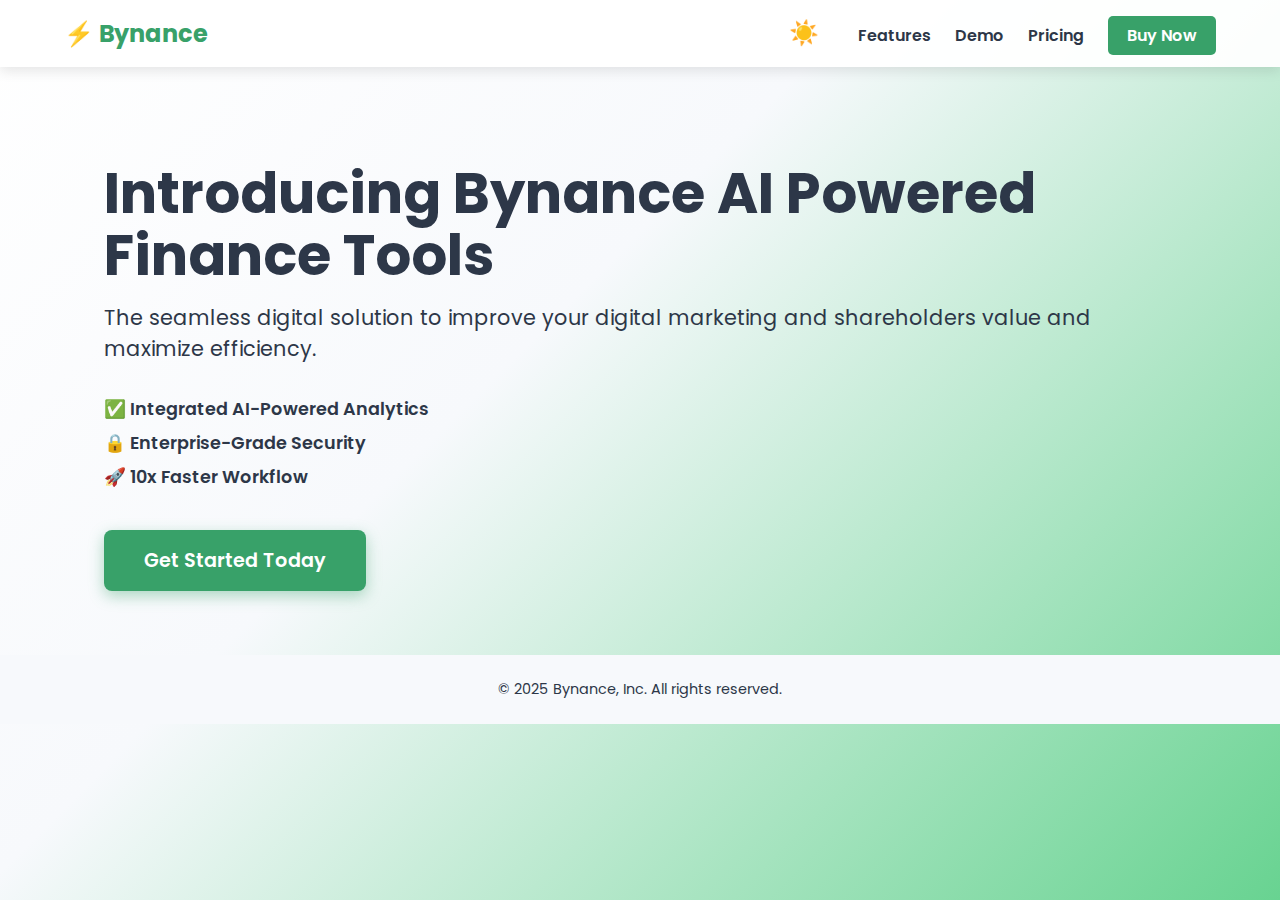
<file: index.html>
<!DOCTYPE html>
<html lang="en">

<head>
    <meta charset="UTF-8">
    <meta name="viewport" content="width=device-width, initial-scale=1.0">
    <title>Bynance Digital Solution</title>
    <link rel="stylesheet" href="css/style.css">
    <link href="https://fonts.googleapis.com/css2?family=Poppins:wght@300;400;600;700&display=swap" rel="stylesheet">
</head>

<body>
    <header class="navbar">
        <div class="logo">
            <span class="logo-text">⚡ Bynance</span>
        </div>
        <nav class="nav-links">
            <button id="dark-mode-toggle" class="mode-toggle-button">☀️</button>
            <a href="html/feature.html">Features</a>
            <a href="html/demo.html">Demo</a>
            <a href="html/pricing.html">Pricing</a>
            <a href="html/pricing.html" class="cta-button">Buy Now</a>
        </nav>
    </header>
    <main>
        <section class="hero-section">
            <div class="hero-content">
                <h1 class="animate-on-load">Introducing Bynance AI Powered Finance Tools</h1>
                <p class="subtitle animate-on-load">The seamless digital solution to improve your digital marketing and
                    shareholders value and maximize efficiency.</p>
                <ul class="key-features animate-on-load">
                    <li>✅ Integrated AI-Powered Analytics</li>
                    <li>🔒 Enterprise-Grade Security</li>
                    <li>🚀 10x Faster Workflow</li>
                </ul>
                <a href="html/pricing.html" class="main-cta animate-on-load">Get Started Today</a>
            </div>

        </section>
    </main>
    <footer>
        <p>&copy; 2025 Bynance, Inc. All rights reserved.</p>
    </footer>

    <script src="js/script.js"></script>
    <script src="js/darkmode.js"></script>
</body>

</html>
</file>
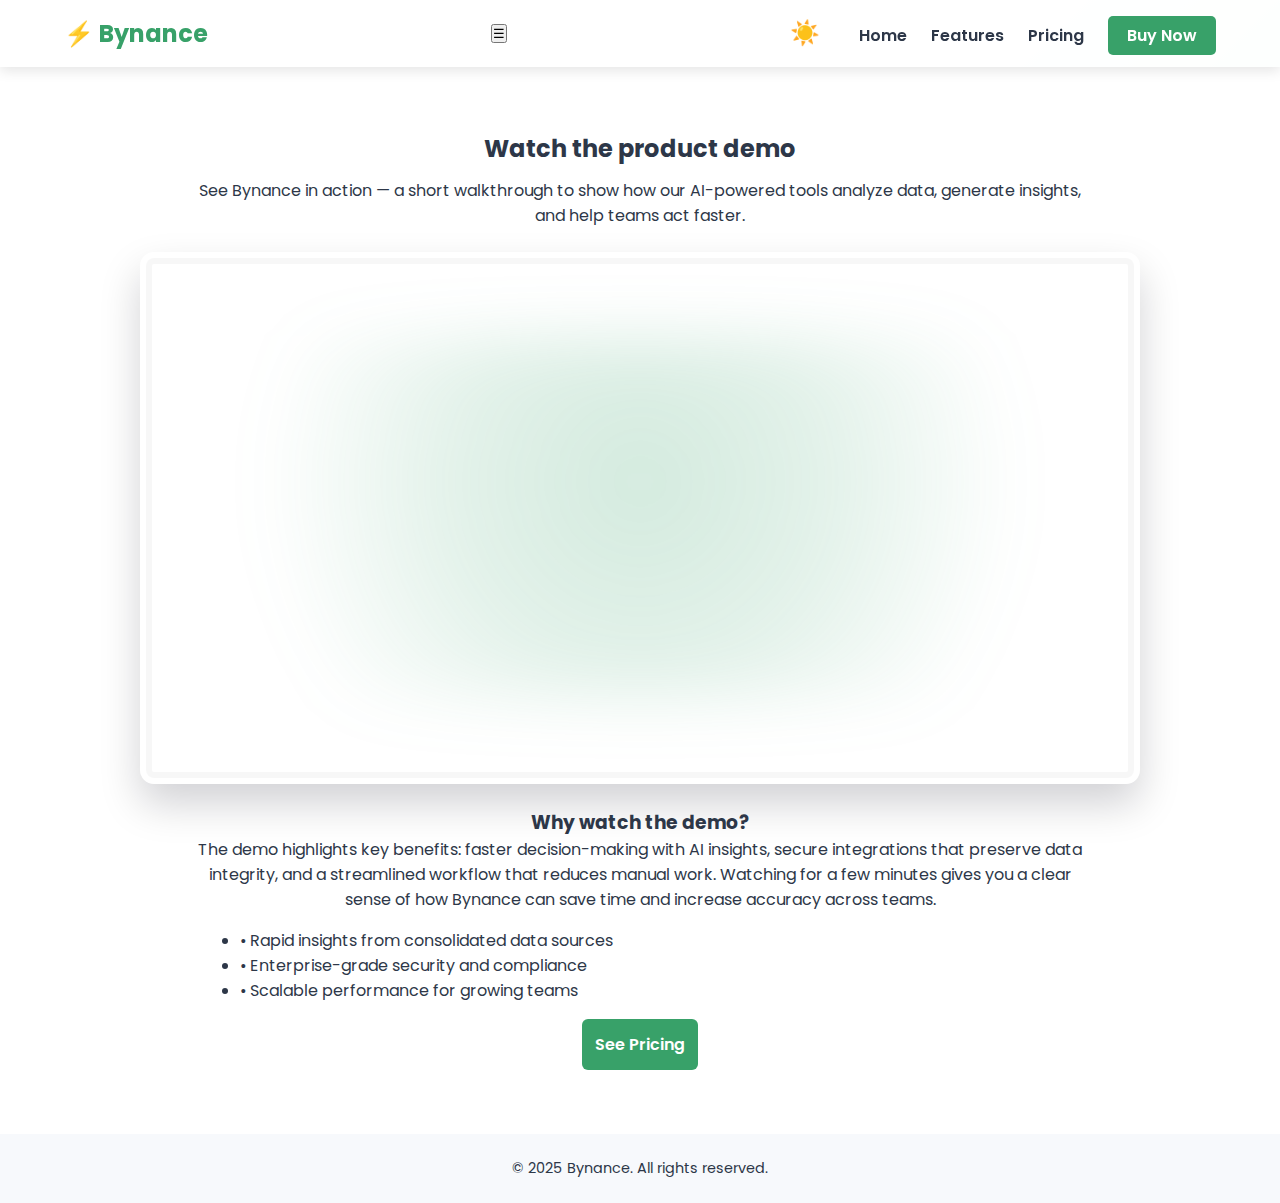
<file: html/demo.html>
<!DOCTYPE html>
<html lang="en">

<head>
    <meta charset="UTF-8">
    <meta name="viewport" content="width=device-width, initial-scale=1.0">
    <title>Demo — Bynance</title>
    <link rel="stylesheet" href="../css/style.css">
    <link href="https://fonts.googleapis.com/css2?family=Poppins:wght@300;400;600;700&display=swap" rel="stylesheet">
</head>

<body>

    <header class="navbar">
        <div class="logo">
            <span class="logo-text">⚡ Bynance</span>
        </div>
        <button id="nav-toggle" class="nav-toggle" aria-label="Toggle navigation">☰</button>
        <nav class="nav-links" id="nav-links">
            <button id="dark-mode-toggle" class="mode-toggle-button">☀️</button>
            <a href="../index.html">Home</a>
            <a href="../html/feature.html">Features</a>
            <a href="../html/pricing.html">Pricing</a>
            <a href="pricing.html" class="cta-button">Buy Now</a>
        </nav>
    </header>

    <main>
        <section class="demo-section">
            <h2 class="animate-feature">Watch the product demo</h2>
            <p class="subtitle animate-feature" style="max-width:900px;margin:0.75rem auto 1.5rem;">See Bynance in action — a short walkthrough to show how our AI-powered tools analyze data, generate insights, and help teams act faster.</p>

            <div class="video-wrapper animate-feature">
                <div class="video-embed">
                    <iframe src="https://www.youtube.com/embed/ysz5S6PUM-U" title="Product demo" frameborder="0" allow="accelerometer; autoplay; clipboard-write; encrypted-media; gyroscope; picture-in-picture" allowfullscreen></iframe>
                </div>
            </div>

            <div class="demo-description animate-feature">
                <h3>Why watch the demo?</h3>
                <p>The demo highlights key benefits: faster decision-making with AI insights, secure integrations that preserve data integrity, and a streamlined workflow that reduces manual work. Watching for a few minutes gives you a clear sense of how Bynance can save time and increase accuracy across teams.</p>
                <ul style="max-width:800px;margin:1rem auto 0;text-align:left;">
                    <li>• Rapid insights from consolidated data sources</li>
                    <li>• Enterprise-grade security and compliance</li>
                    <li>• Scalable performance for growing teams</li>
                </ul>
                <a href="../html/pricing.html" class="plan-cta" style="display:inline-block;margin-top:1rem;">See Pricing</a>
            </div>
        </section>
    </main>

    <footer>
        <p>&copy; 2025 Bynance. All rights reserved.</p>
    </footer>

    <script src="../js/script.js"></script>
    <script src="../js/darkmode.js"></script>
</body>

</html>
</file>
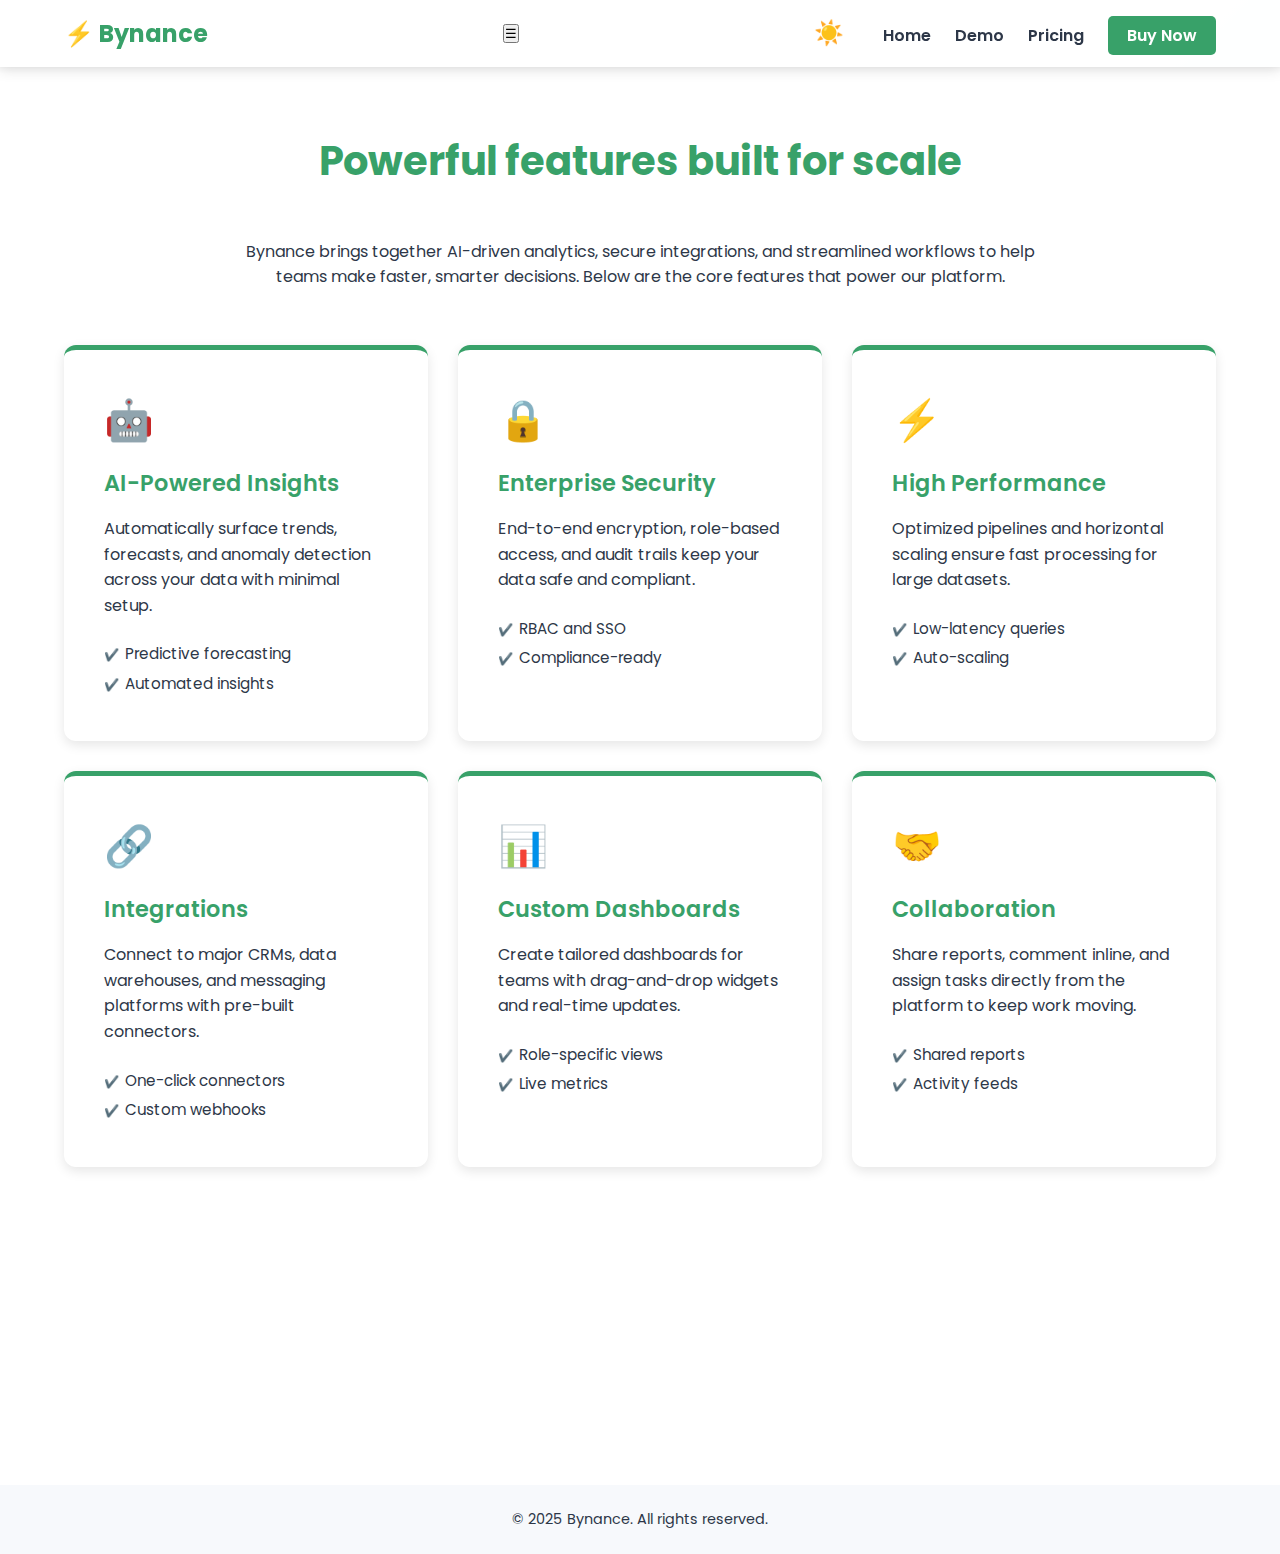
<file: html/feature.html>
<!DOCTYPE html>
<html lang="en">

<head>
    <meta charset="UTF-8">
    <meta name="viewport" content="width=device-width, initial-scale=1.0">
    <title>Features — Bynance</title>
    <link rel="stylesheet" href="../css/style.css">
    <link href="https://fonts.googleapis.com/css2?family=Poppins:wght@300;400;600;700&display=swap" rel="stylesheet">
</head>

<body>

    <header class="navbar">
        <div class="logo">
            <span class="logo-text">⚡ Bynance</span>
        </div>
        <button id="nav-toggle" class="nav-toggle" aria-label="Toggle navigation">☰</button>
        <nav class="nav-links" id="nav-links">
            <button id="dark-mode-toggle" class="mode-toggle-button">☀️</button>
            <a href="../index.html">Home</a>
            <a href="../index.html#demo">Demo</a>
            <a href="../html/pricing.html">Pricing</a>
            <a href="#" class="cta-button">Buy Now</a>
        </nav>
    </header>

    <main>

        <section class="features-section">
            <h2 class="animate-feature">Powerful features built for scale</h2>
            <p class="subtitle animate-feature" style="max-width:800px;margin:1rem auto 2.5rem;">Bynance brings together AI-driven analytics, secure integrations, and streamlined workflows to help teams make faster, smarter decisions. Below are the core features that power our platform.</p>

            <div class="feature-grid-extended animate-feature" style="padding-top:1rem;">
                <article class="feature-card-extended animate-feature">
                    <span class="icon">🤖</span>
                    <h3>AI-Powered Insights</h3>
                    <p>Automatically surface trends, forecasts, and anomaly detection across your data with minimal setup.</p>
                    <ul>
                        <li>Predictive forecasting</li>
                        <li>Automated insights</li>
                    </ul>
                </article>

                <article class="feature-card-extended animate-feature">
                    <span class="icon">🔒</span>
                    <h3>Enterprise Security</h3>
                    <p>End-to-end encryption, role-based access, and audit trails keep your data safe and compliant.</p>
                    <ul>
                        <li>RBAC and SSO</li>
                        <li>Compliance-ready</li>
                    </ul>
                </article>

                <article class="feature-card-extended animate-feature">
                    <span class="icon">⚡</span>
                    <h3>High Performance</h3>
                    <p>Optimized pipelines and horizontal scaling ensure fast processing for large datasets.</p>
                    <ul>
                        <li>Low-latency queries</li>
                        <li>Auto-scaling</li>
                    </ul>
                </article>

                <article class="feature-card-extended animate-feature">
                    <span class="icon">🔗</span>
                    <h3>Integrations</h3>
                    <p>Connect to major CRMs, data warehouses, and messaging platforms with pre-built connectors.</p>
                    <ul>
                        <li>One-click connectors</li>
                        <li>Custom webhooks</li>
                    </ul>
                </article>

                <article class="feature-card-extended animate-feature">
                    <span class="icon">📊</span>
                    <h3>Custom Dashboards</h3>
                    <p>Create tailored dashboards for teams with drag-and-drop widgets and real-time updates.</p>
                    <ul>
                        <li>Role-specific views</li>
                        <li>Live metrics</li>
                    </ul>
                </article>

                <article class="feature-card-extended animate-feature">
                    <span class="icon">🤝</span>
                    <h3>Collaboration</h3>
                    <p>Share reports, comment inline, and assign tasks directly from the platform to keep work moving.</p>
                    <ul>
                        <li>Shared reports</li>
                        <li>Activity feeds</li>
                    </ul>
                </article>

            </div>

            <div class="final-cta-block animate-feature">
                <p>Ready to explore more? Try a demo or check pricing to pick the right plan.</p>
                <a href="../html/pricing.html" class="plan-cta">See Pricing</a>
            </div>
        </section>

    </main>

    <footer>
        <p>&copy; 2025 Bynance. All rights reserved.</p>
    </footer>

    <script src="../js/script.js"></script>
    <script src="../js/darkmode.js"></script>
</body>

</html>
</file>
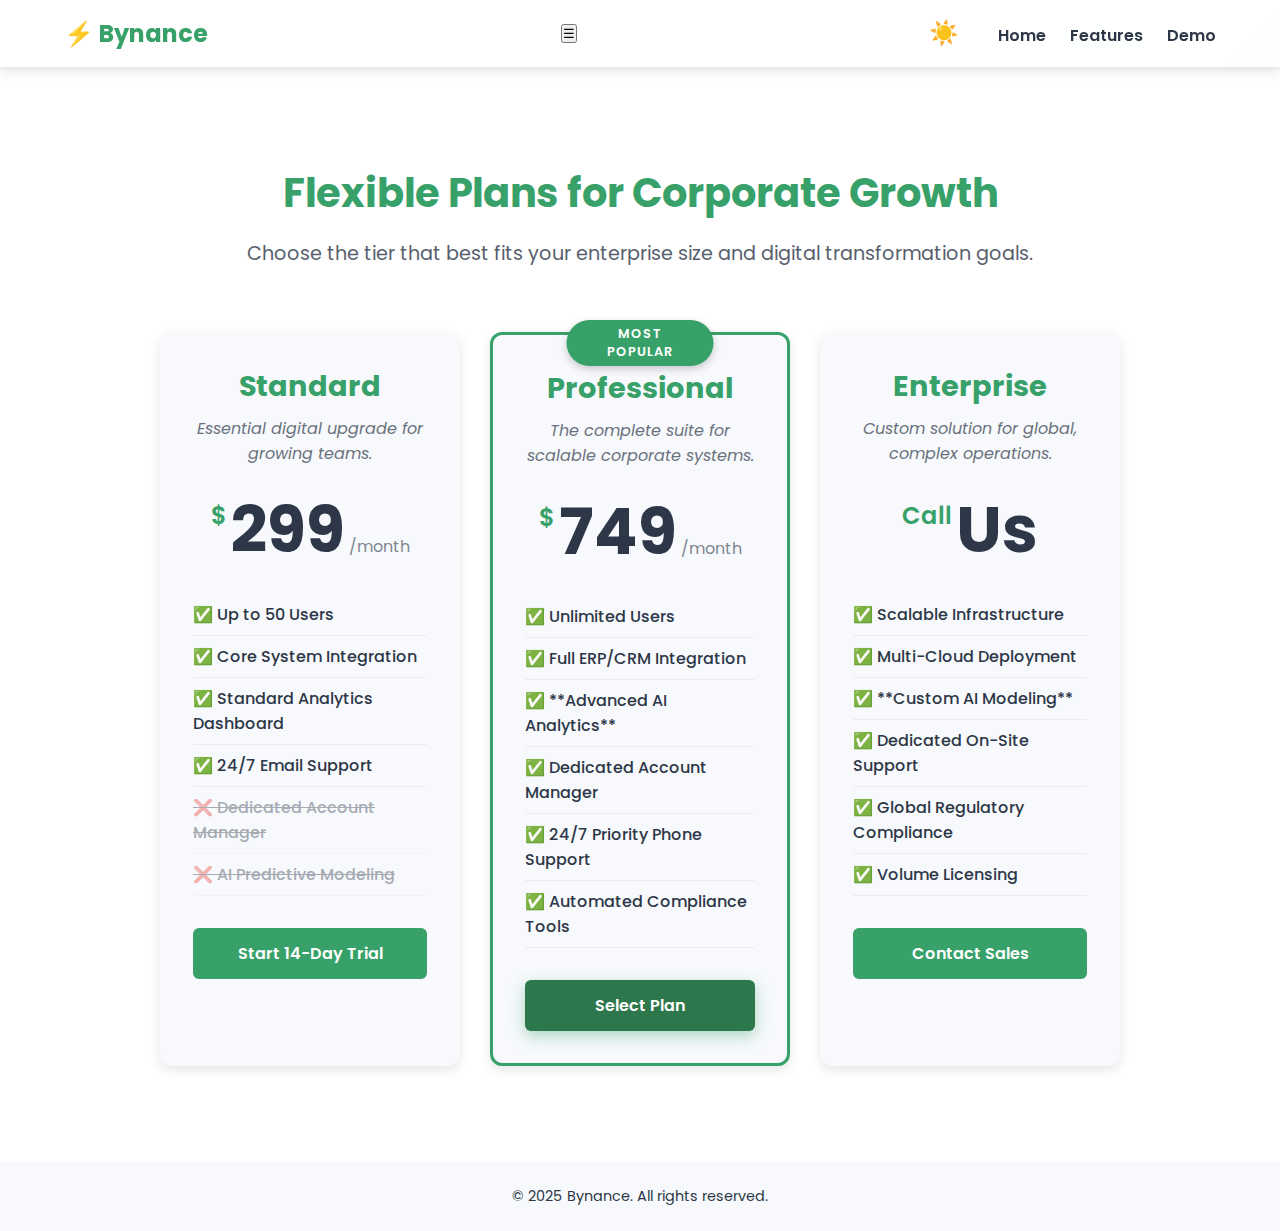
<file: html/pricing.html>
<!DOCTYPE html>
<html lang="en">

<head>
    <meta charset="UTF-8">
    <meta name="viewport" content="width=device-width, initial-scale=1.0">
    <title>Pricing - Bynance</title>
    <link rel="stylesheet" href="../css/style.css">
    <link href="https://fonts.googleapis.com/css2?family=Poppins:wght@300;400;600;700&display=swap" rel="stylesheet">
</head>

<body>
    <header class="navbar">
        <div class="logo">
            <span class="logo-text">⚡ Bynance</span>
        </div>
        <button id="nav-toggle" class="nav-toggle" aria-label="Toggle navigation">☰</button>
        <nav class="nav-links" id="nav-links">
            <button id="dark-mode-toggle" class="mode-toggle-button">☀️</button>
            <a href="../index.html">Home</a>
            <a href="feature.html">Features</a>
            <a href="demo.html">Demo</a>
        </nav>
    </header>

    <main>
        <section id="pricing" class="pricing-section">
            <div class="pricing-header">
                <h2 class="animate-feature">Flexible Plans for Corporate Growth</h2>
                <p class="subtitle animate-feature">Choose the tier that best fits your enterprise size and digital
                    transformation goals.</p>
            </div>

            <div class="pricing-table-container">
                <div class="pricing-card animate-feature">
                    <h3 class="plan-title">Standard</h3>
                    <p class="plan-slogan">Essential digital upgrade for growing teams.</p>
                    <div class="price">
                        <span class="currency">$</span>
                        <span class="amount">299</span>
                        <span class="period">/month</span>
                    </div>
                    <ul class="features-list">
                        <li>✅ Up to 50 Users</li>
                        <li>✅ Core System Integration</li>
                        <li>✅ Standard Analytics Dashboard</li>
                        <li>✅ 24/7 Email Support</li>
                        <li class="disabled">❌ Dedicated Account Manager</li>
                        <li class="disabled">❌ AI Predictive Modeling</li>
                    </ul>
                    <a href="checkout.html?plan=Standard&price=299&period=month" class="plan-cta">Start 14-Day Trial</a>
                </div>

                <div class="pricing-card professional-card animate-feature">
                    <div class="badge">Most Popular</div>
                    <h3 class="plan-title">Professional</h3>
                    <p class="plan-slogan">The complete suite for scalable corporate systems.</p>
                    <div class="price">
                        <span class="currency">$</span>
                        <span class="amount">749</span>
                        <span class="period">/month</span>
                    </div>
                    <ul class="features-list">
                        <li>✅ Unlimited Users</li>
                        <li>✅ Full ERP/CRM Integration</li>
                        <li>✅ **Advanced AI Analytics**</li>
                        <li>✅ Dedicated Account Manager</li>
                        <li>✅ 24/7 Priority Phone Support</li>
                        <li>✅ Automated Compliance Tools</li>
                    </ul>
                    <a href="checkout.html?plan=Professional&price=749&period=month" class="plan-cta professional-cta">Select Plan</a>
                </div>

                <div class="pricing-card animate-feature">
                    <h3 class="plan-title">Enterprise</h3>
                    <p class="plan-slogan">Custom solution for global, complex operations.</p>
                    <div class="price">
                        <span class="currency">Call</span>
                        <span class="amount">Us</span>
                        <span class="period"></span>
                    </div>
                    <ul class="features-list">
                        <li>✅ Scalable Infrastructure</li>
                        <li>✅ Multi-Cloud Deployment</li>
                        <li>✅ **Custom AI Modeling**</li>
                        <li>✅ Dedicated On-Site Support</li>
                        <li>✅ Global Regulatory Compliance</li>
                        <li>✅ Volume Licensing</li>
                    </ul>
                    <a href="#" class="plan-cta">Contact Sales</a>
                </div>
            </div>
        </section>
    </main>

    <footer>
        <p>&copy; 2025 Bynance. All rights reserved.</p>
    </footer>

    <script src="../js/script.js"></script>
    <script src="../js/darkmode.js"></script>
</body>

</html>
</file>
<file: css/style.css>
/* --- Variables and Global Styles --- */
:root {
    /* Base Colors (The light theme) */
    --primary-green: #38a169;
    --light-green: #68d391;
    --white: #ffffff;
    --off-white: #f7f9fc;
    --text-dark: #2d3748;
    --box-shadow-light: 0 4px 12px rgba(0, 0, 0, 0.1);

    /* Dynamic Theme Variables */
    --background: var(--off-white);
    --text-color: var(--text-dark);
    --card-bg: var(--white);
    --shadow: var(--box-shadow-light);
    --navbar-bg: rgba(255, 255, 255, 0.95);
    --hero-image-border: var(--primary-green);
    /* Embed glow colors (used for ambient light behind video embeds) */
    --embed-glow: rgba(56, 161, 105, 0.14);
    --embed-glow-strong: rgba(56, 161, 105, 0.22);
}

* {
    box-sizing: border-box;
    margin: 0;
    padding: 0;
}

body {
    font-family: 'Poppins', sans-serif;
    color: var(--text-color);
    /* The core gradient background */
    background: linear-gradient(135deg, var(--white) 0%, var(--off-white) 40%, var(--light-green) 100%);
    min-height: 100vh;
}

/* --- Dark Mode Overrides --- */
body.dark-mode {
    /* 1. Base Colors */
    --primary-green: #48bb78; /* Slightly brighter green for dark contrast */
    --text-dark: #e2e8f0;
    --off-white: #1a202c; /* Dark background */
    --white: #2d3748;     /* Dark card/element background */

    /* 2. Dynamic Theme Variables Redefinition */
    --background: var(--off-white);
    --text-color: var(--text-dark);
    --card-bg: var(--white);
    --shadow: 0 4px 12px rgba(0, 0, 0, 0.5); /* Stronger shadow in dark mode */
    --navbar-bg: rgba(26, 32, 44, 0.95);
    --hero-image-border: var(--primary-green);

    /* Dark-mode overrides for embed glow */
    --embed-glow: rgba(72, 187, 120, 0.16);
    --embed-glow-strong: rgba(72, 187, 120, 0.26);

    /* Apply the dark background gradient */
    background: linear-gradient(135deg, var(--off-white) 0%, #2c3e50 40%, #1a202c 100%);
    color: var(--text-color);
}

/* --- Navigation Bar --- */
.navbar {
    display: flex;
    justify-content: space-between;
    align-items: center;
    padding: 1rem 5%;
    background-color: var(--navbar-bg); /* Slightly transparent white for a modern feel */
    box-shadow: var(--shadow);
    position: sticky;
    top: 0;
    z-index: 1000;
}

/* Style for the Dark Mode Toggle Button */
.mode-toggle-button {
    background: none;
    border: none;
    font-size: 1.5rem;
    cursor: pointer;
    margin-right: 15px;
    color: var(--text-color);
    transition: color 0.3s ease;
}

.mode-toggle-button:hover {
    color: var(--primary-green);
}

/* Update the icon color in dark mode */
body.dark-mode .mode-toggle-button {
    color: #ffd700; /* A gold/yellow sun icon */
}

.logo-text {
    font-size: 1.5rem;
    font-weight: 700;
    color: var(--primary-green);
}

.nav-links a {
    text-decoration: none;
    color: var(--text-color);
    margin-left: 20px;
    font-weight: 600;
    transition: color 0.3s ease;
}

.nav-links a:hover {
    color: var(--primary-green);
}

.cta-button {
    background-color: var(--primary-green) !important;
    color: var(--white) !important;
    padding: 0.5rem 1.2rem;
    border-radius: 5px;
    transition: background-color 0.3s ease, transform 0.3s ease;
}

.cta-button:hover {
    background-color: #2c774b !important; /* Darker green on hover */
    transform: translateY(-2px);
}

/* --- Hero Section --- */
.hero-section {
    display: flex;
    align-items: center;
    justify-content: space-between;
    padding: 6rem 5% 4rem;
    max-width: 1200px;
    margin: auto;
    gap: 40px;
}

.hero-content {
    flex: 1;
}

.hero-section h1 {
    font-size: 3.5rem;
    font-weight: 700;
    margin-bottom: 1rem;
    line-height: 1.1;
}

.hero-section .subtitle {
    font-size: 1.3rem;
    color: var(--text-color);
    margin-bottom: 2rem;
}

.key-features {
    list-style: none;
    margin-bottom: 2.5rem;
}

.key-features li {
    font-size: 1.1rem;
    margin-bottom: 0.5rem;
    color: var(--text-dark);
    font-weight: 600;
}

.main-cta {
    display: inline-block;
    background-color: var(--primary-green);
    color: var(--white);
    padding: 1rem 2.5rem;
    font-size: 1.2rem;
    font-weight: 600;
    text-decoration: none;
    border-radius: 8px;
    box-shadow: 0 5px 15px rgba(56, 161, 105, 0.4);
    transition: background-color 0.3s ease, transform 0.3s ease;
}

.main-cta:hover {
    background-color: #2c774b;
    transform: translateY(-3px);
}

.hero-image {
    flex: 1;
    max-width: 500px;
    height: 350px;
    background-color: var(--card-bg);
    border-radius: 10px;
    box-shadow: var(--shadow);
    display: flex;
    align-items: center;
    justify-content: center;
    font-style: italic;
    color: var(--primary-green);
    border: 2px solid var(--primary-green);
}

/* --- Features Section --- */
.features-section {
    padding: 4rem 5%;
    text-align: center;
    background-color: var(--card-bg); /* White background for contrast */
    box-shadow: inset 0 8px 10px -10px rgba(0, 0, 0, 0.1);
}

.features-section h2 {
    font-size: 2.5rem;
    color: var(--primary-green);
    margin-bottom: 3rem;
    font-weight: 700;
}

.feature-grid {
    display: flex;
    justify-content: center;
    gap: 30px;
    flex-wrap: wrap;
}

.feature-card {
    background-color: var(--background);
    padding: 2rem;
    border-radius: 10px;
    box-shadow: var(--shadow);
    max-width: 300px;
    text-align: left;
    transition: transform 0.3s ease, box-shadow 0.3s ease;
    border-top: 5px solid var(--primary-green);
}

.feature-card:hover {
    transform: translateY(-5px);
    box-shadow: 0 10px 20px rgba(0, 0, 0, 0.2);
}

.feature-card h3 {
    color: var(--primary-green);
    margin-bottom: 1rem;
    font-size: 1.5rem;
}

.feature-card p {
    color: var(--text-color);
    line-height: 1.6;
}

/* --- Pricing Section Styles (NEW) --- */
.pricing-section {
    padding: 6rem 5%;
    text-align: center;
    background-color: var(--card-bg); /* Use card background for section */
    box-shadow: inset 0 8px 10px -10px rgba(0, 0, 0, 0.1);
}

.pricing-header {
    text-align: center;
    margin-bottom: 4rem;
}

.pricing-section h2 {
    font-size: 2.5rem;
    color: var(--primary-green);
    margin-bottom: 1rem;
    font-weight: 700;
}

.pricing-section .subtitle {
    font-size: 1.2rem;
    color: var(--text-color);
    opacity: 0.8;
}

/* Pricing Table Container */
.pricing-table-container {
    display: flex;
    justify-content: center;
    gap: 30px;
    flex-wrap: wrap;
}

.pricing-card {
    background-color: var(--background); /* Use background variable for card to distinguish from section */
    padding: 2rem;
    border-radius: 12px;
    box-shadow: var(--shadow);
    text-align: center;
    flex-basis: 300px; 
    max-width: 350px;
    transition: transform 0.4s ease, box-shadow 0.4s ease;
    border: 1px solid transparent;
}

.pricing-card:hover {
    transform: translateY(-10px);
    box-shadow: 0 15px 30px rgba(0, 0, 0, 0.2);
}

.plan-title {
    font-size: 1.8rem;
    color: var(--primary-green);
    margin-bottom: 0.5rem;
}

.plan-slogan {
    font-style: italic;
    color: var(--text-color);
    margin-bottom: 1.5rem;
    opacity: 0.7;
}

.price {
    margin: 2rem 0;
}

.currency {
    font-size: 1.5rem;
    font-weight: 600;
    vertical-align: top;
    color: var(--primary-green);
}

.amount {
    font-size: 4rem;
    font-weight: 700;
    line-height: 1;
    color: var(--text-color);
}

.period {
    font-size: 1rem;
    color: var(--text-color);
    opacity: 0.6;
}

/* Features List */
.features-list {
    list-style: none;
    padding: 0;
    margin-bottom: 2rem;
    text-align: left;
}

.features-list li {
    padding: 0.5rem 0;
    border-bottom: 1px solid rgba(0, 0, 0, 0.05);
    color: var(--text-color);
    font-weight: 500;
}

body.dark-mode .features-list li {
    border-bottom: 1px solid rgba(255, 255, 255, 0.1);
}

.features-list .disabled {
    opacity: 0.4;
    text-decoration: line-through;
}

/* --- Extended Feature Grid --- */
.feature-grid-extended {
    display: grid;
    grid-template-columns: repeat(auto-fit, minmax(300px, 1fr));
    gap: 30px;
    max-width: 1400px;
    margin: auto;
}

.feature-card-extended {
    background-color: var(--card-bg); /* Use card background for contrast */
    padding: 2.5rem;
    border-radius: 12px;
    box-shadow: var(--shadow);
    text-align: left;
    transition: transform 0.3s ease, box-shadow 0.3s ease;
    border-top: 5px solid var(--primary-green);
    height: 100%; /* Ensures all cards in the grid are the same height */
}

.feature-card-extended:hover {
    transform: translateY(-8px) scale(1.03);
    box-shadow: 0 14px 30px rgba(0, 0, 0, 0.22);
}

.feature-card-extended .icon {
    font-size: 2.5rem;
    display: block;
    margin-bottom: 1rem;
}

.feature-card-extended h3 {
    color: var(--primary-green);
    margin-bottom: 1rem;
    font-size: 1.4rem;
    font-weight: 600;
}

.feature-card-extended p {
    color: var(--text-color);
    line-height: 1.6;
    margin-bottom: 1.5rem;
}

.feature-card-extended ul {
    list-style: none;
    padding: 0;
    font-size: 0.95rem;
}

.feature-card-extended li {
    padding-left: 1.2em;
    text-indent: -1.2em;
    color: var(--text-color);
    margin-bottom: 0.4rem;
}

.feature-card-extended li::before {
    content: "✔️"; /* Checkmark for key benefits */
    margin-right: 0.5em;
    font-size: 0.8em;
}

/* Final CTA Block */
.final-cta-block {
    margin-top: 5rem;
    padding: 2rem;
    background-color: var(--background);
    border-radius: 10px;
}

.final-cta-block p {
    font-size: 1.5rem;
    font-weight: 600;
    margin-bottom: 1.5rem;
    color: var(--text-color);
}

/* CTA Button */
.plan-cta {
    display: block;
    text-decoration: none;
    padding: 0.8rem;
    border-radius: 6px;
    font-weight: 600;
    transition: background-color 0.3s ease;
    margin-top: 1rem;
    background-color: var(--primary-green);
    color: var(--white);
}

.plan-cta:hover {
    background-color: var(--cta-hover-bg);
}

/* Professional Card (Highlight) */
.professional-card {
    border: 3px solid var(--primary-green);
    position: relative;
    transform: scale(1.05); 
}

.professional-card:hover {
    transform: scale(1.05) translateY(-10px);
}

.professional-cta {
    /* Use a darker green for primary emphasis */
    background-color: #2c774b !important; 
    box-shadow: 0 5px 15px rgba(56, 161, 105, 0.4);
}

.professional-cta:hover {
    background-color: var(--primary-green) !important;
}

.badge {
    position: absolute;
    top: -15px;
    left: 50%;
    transform: translateX(-50%);
    background-color: var(--primary-green);
    color: var(--white);
    padding: 0.3rem 1rem;
    border-radius: 50px;
    font-size: 0.8rem;
    font-weight: 600;
    letter-spacing: 1px;
    text-transform: uppercase;
    box-shadow: 0 3px 8px rgba(0, 0, 0, 0.2);
}

/* Ambient glow for video embeds */
.video-wrapper {
    position: relative;
    z-index: 0;
    /* keep existing visual border/shadow but allow glow behind */
}

.video-wrapper::before {
    content: "";
    position: absolute;
    left: 50%;
    top: 50%;
    transform: translate(-50%, -50%);
    width: 120%;
    height: 70%;
    pointer-events: none;
    z-index: -1;
    background: radial-gradient(circle at 50% 40%, var(--embed-glow-strong) 0%, var(--embed-glow) 30%, transparent 60%);
    filter: blur(30px);
    transition: opacity 0.35s ease, transform 0.35s ease;
}

/* --- Demo Section --- */
.demo-section {
    padding: 4rem 5%;
    text-align: center;
    background-color: var(--card-bg);
}

.video-wrapper {
    max-width: 1000px;
    margin: 1.5rem auto;
    border-radius: 14px;
    overflow: hidden; /* ensures rounded corners on iframe */
    box-shadow: 0 20px 40px rgba(2,6,23,0.18), 0 0 0 6px rgba(0,0,0,0.03) inset; /* soft shadow + subtle inner border */
    border: 6px solid rgba(255,255,255,0.03);
}

.video-embed iframe {
    width: 100%;
    height: 520px;
    display: block;
    border: 0;
}

.demo-description {
    max-width: 900px;
    margin: 1.5rem auto 0;
    color: var(--text-color);
    text-align: center;
}

@media (max-width: 900px) {
    .video-embed iframe {
        height: 320px;
    }
}

@media (max-width: 600px) {
    .video-embed iframe {
        height: 220px;
    }
}

/* --- Footer --- */
footer {
    text-align: center;
    padding: 1.5rem 5%;
    background-color: var(--background);
    color: var(--text-color);
    font-size: 0.9rem;
}

/* --- Animation Classes (Initial State - Hidden/Off-Screen) --- */
.animate-on-load,
.animate-feature {
    opacity: 0;
    transform: translateY(20px);
    /* Smooth transition for all animated elements */
    transition: opacity 0.8s ease-out, transform 0.8s ease-out;
}

/* Adding staggered delays for a smoother effect */
.hero-content h1 { transition-delay: 0.2s; }
.hero-content .subtitle { transition-delay: 0.4s; }
.hero-content .key-features { transition-delay: 0.6s; }
.hero-content .main-cta { transition-delay: 0.8s; }
.hero-image { transition-delay: 1s; }

/* Feature animation stagger */
.features-section h2 { transition-delay: 0s; }
.feature-card:nth-child(1) { transition-delay: 0.3s; }
.feature-card:nth-child(2) { transition-delay: 0.5s; }
.feature-card:nth-child(3) { transition-delay: 0.7s; }

/* --- Animation Classes (Final State - Visible/In Place) --- */
.loaded .animate-on-load {
    opacity: 1;
    transform: translateY(0);
}
/* Features should be animated only when they are scrolled into view (handled by JS) */
.in-view {
    opacity: 1;
    transform: translateY(0);
}

/* --- Media Queries for Responsiveness --- */
@media (max-width: 900px) {
    .hero-section {
        flex-direction: column;
        text-align: center;
        padding-top: 4rem;
    }
    .hero-image {
        margin-top: 3rem;
        width: 100%;
        max-width: 100%;
        height: 250px;
    }
    .hero-content h1 {
        font-size: 2.5rem;
    }
    .hero-content .subtitle {
        font-size: 1.1rem;
    }
    .navbar {
        flex-direction: column;
        gap: 10px;
    }
    .nav-links {
        margin-top: 10px;
    }

    .pricing-table-container {
        flex-direction: column;
        align-items: center;
    }
    .pricing-card {
        transform: none; 
        max-width: 400px;
        flex-basis: auto;
        width: 100%;
    }
    .professional-card {
        transform: none;
    }
    .pricing-card:hover {
        transform: none;
    }
    .professional-card:hover {
        transform: none;
    }
}

@media (max-width: 600px) {
    .nav-links a:not(.cta-button) {
        display: none; /* Hide non-CTA links on very small screens for clean look */
    }
    .feature-card {
        max-width: 90%;
    }
}
</file>
